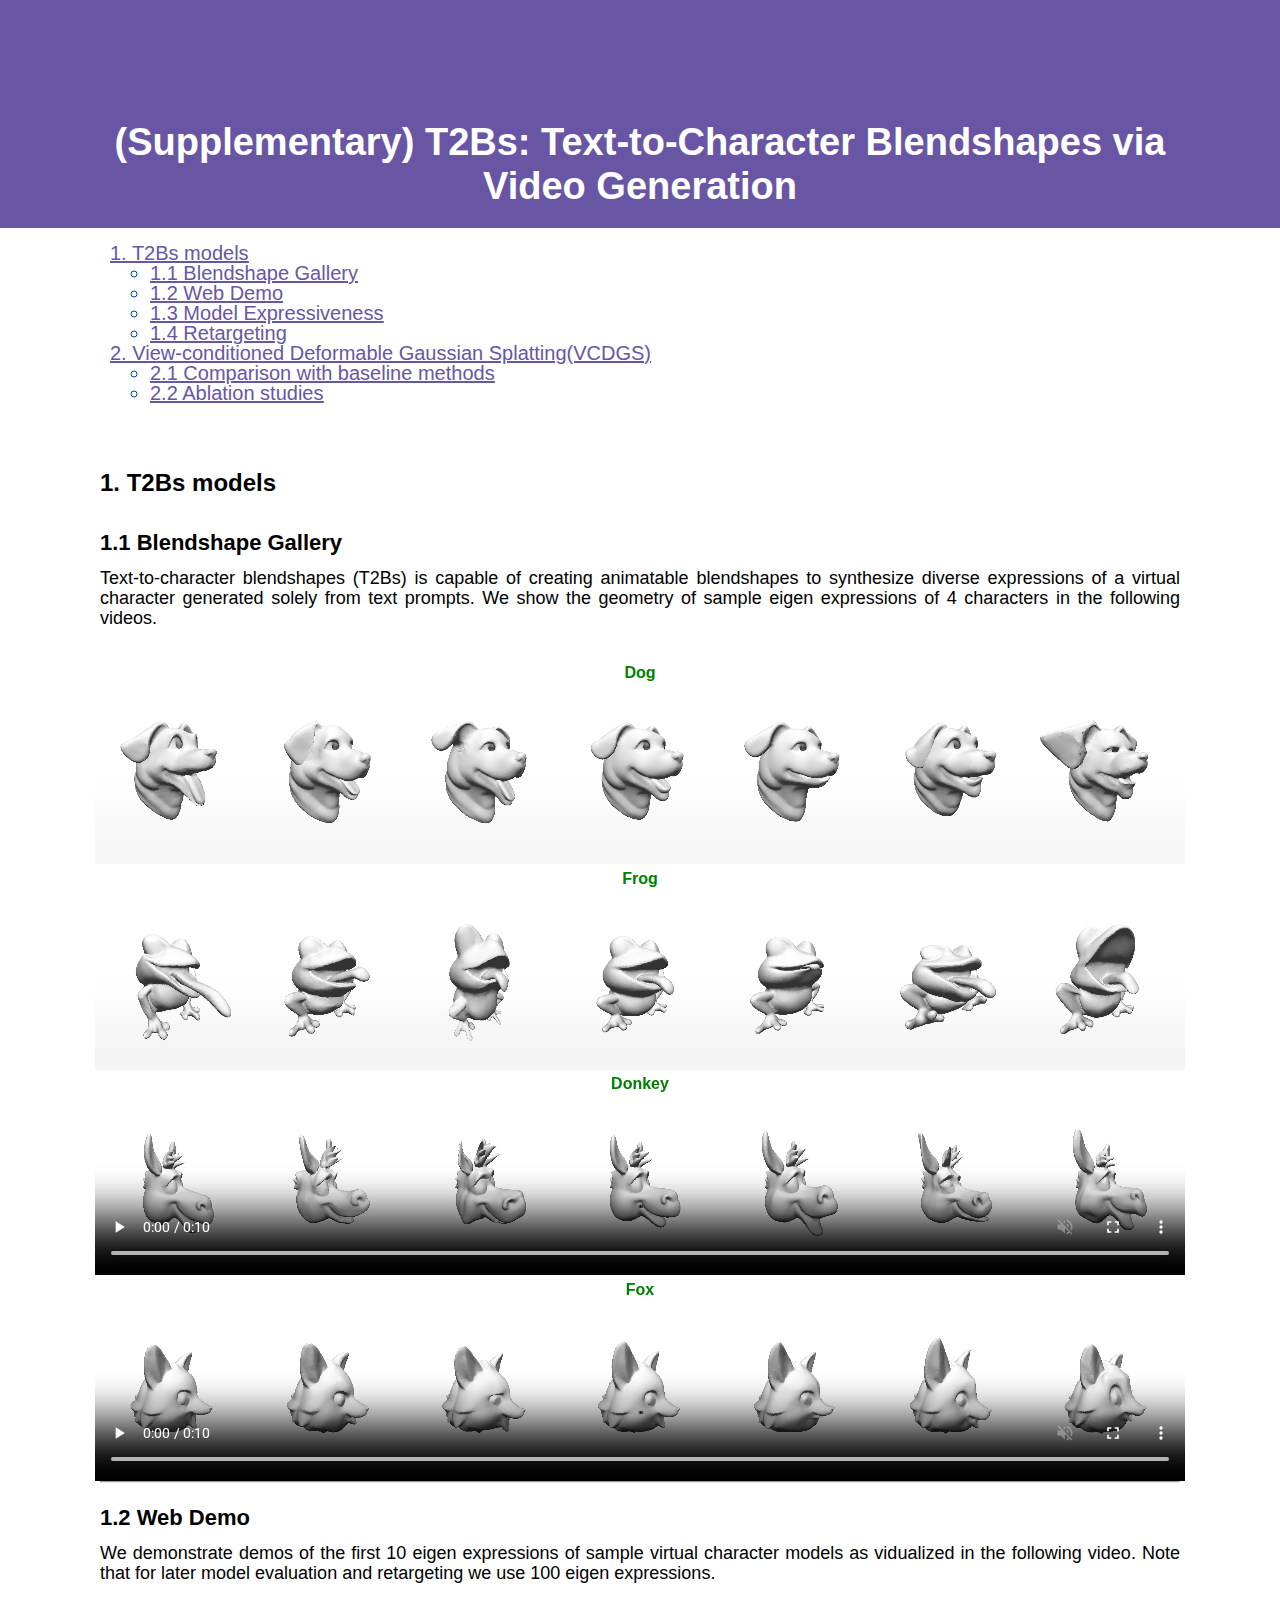
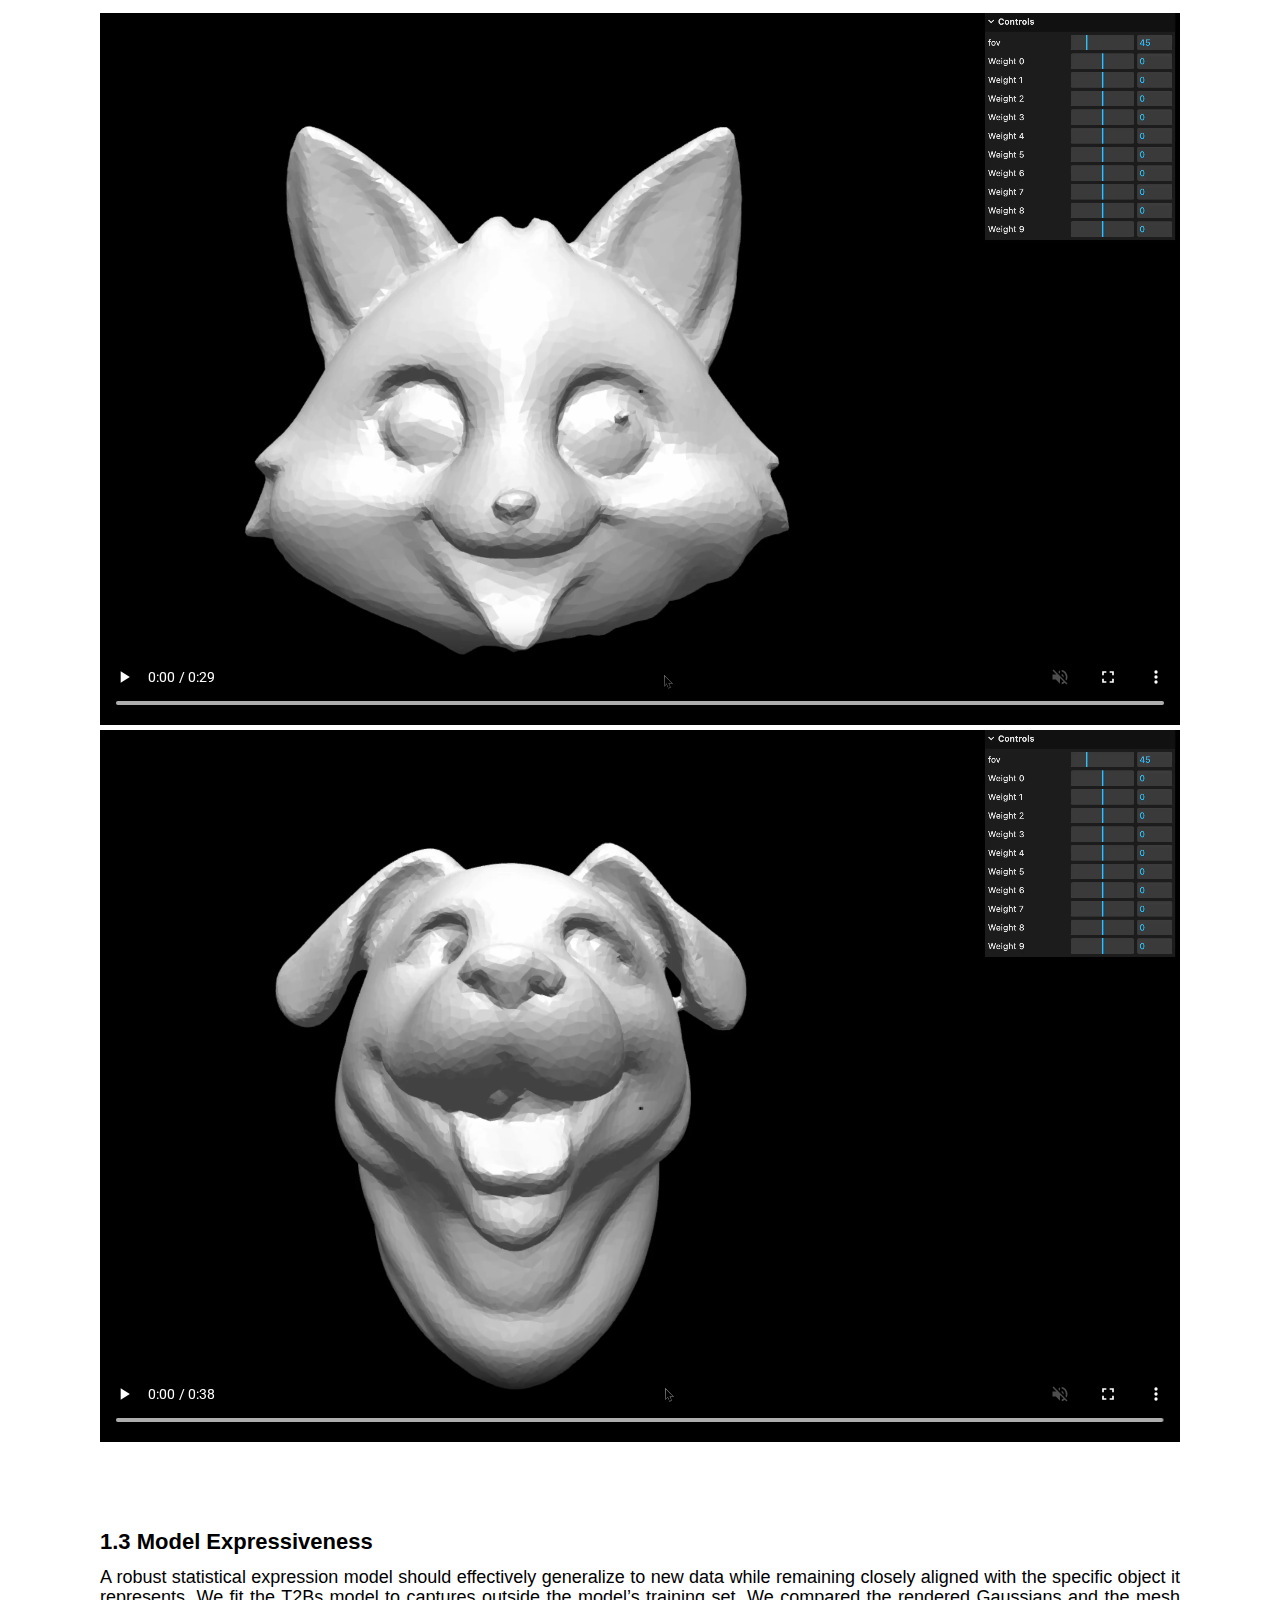
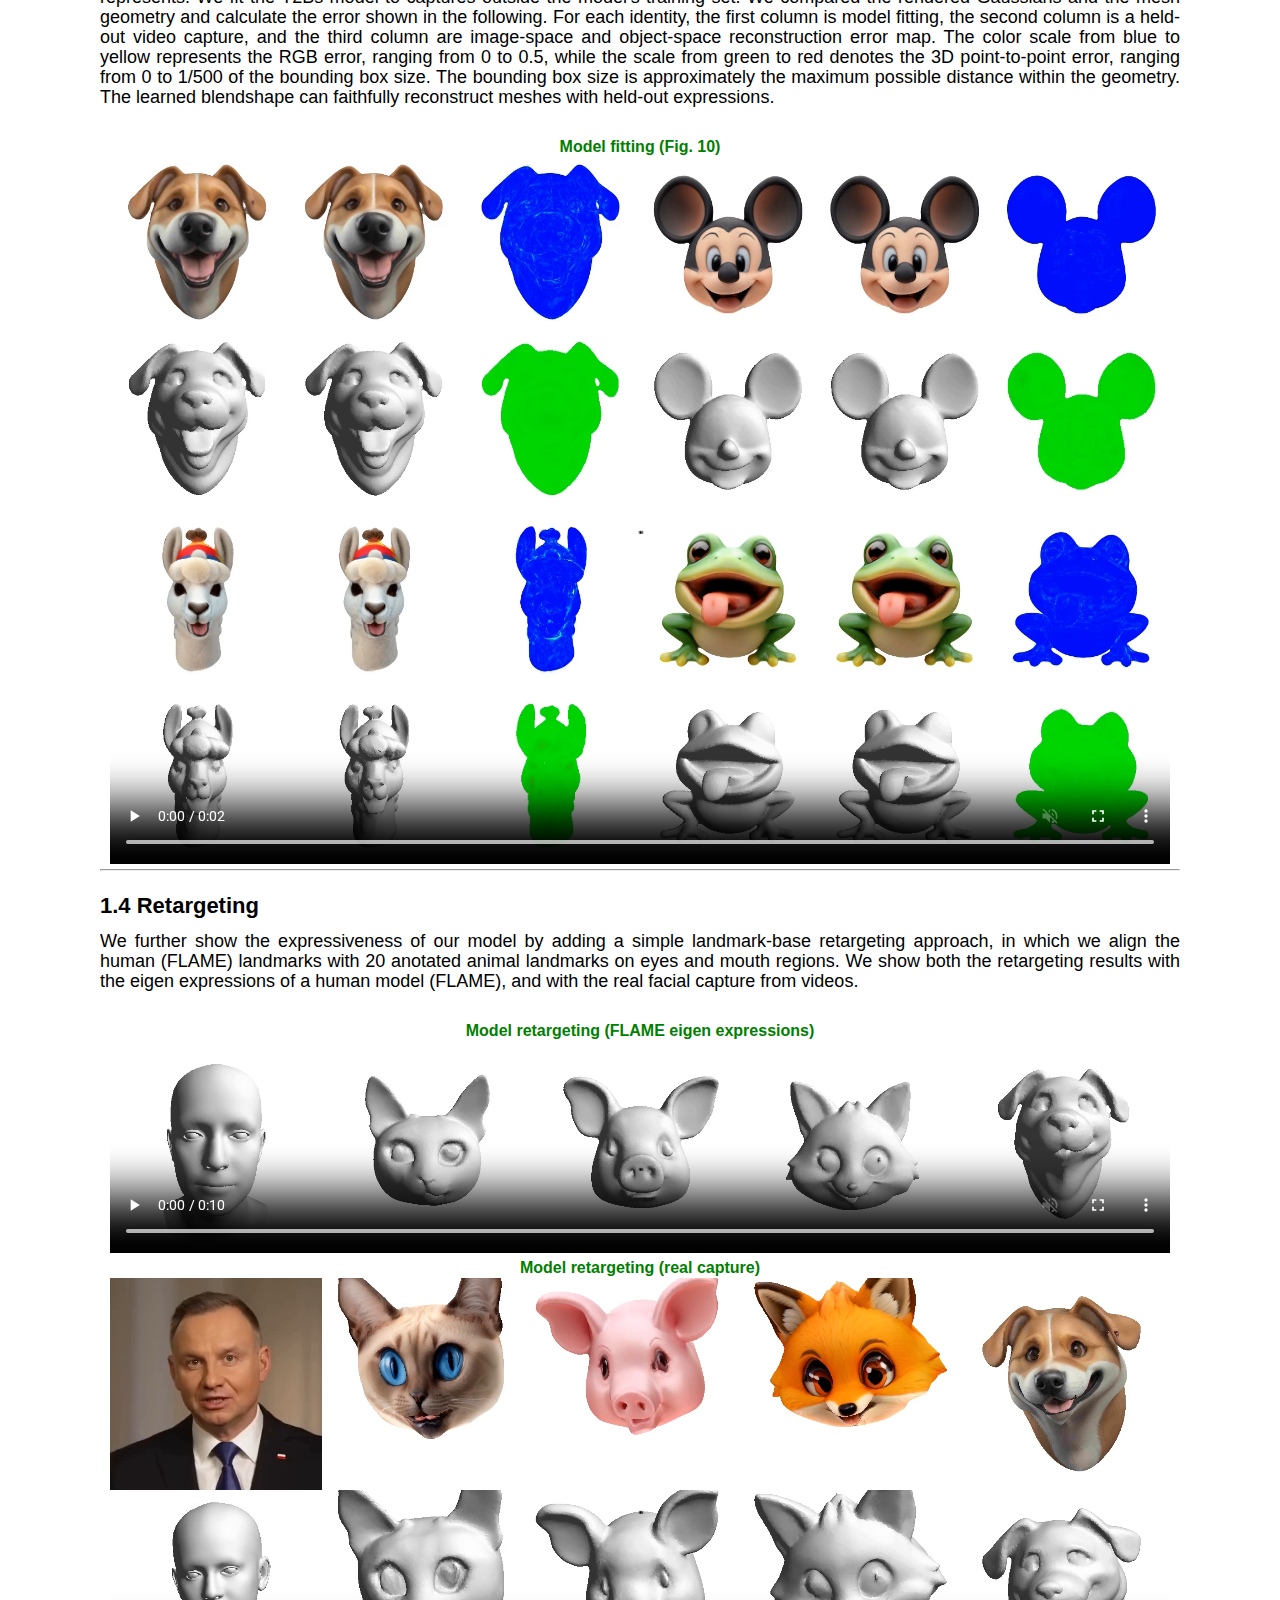
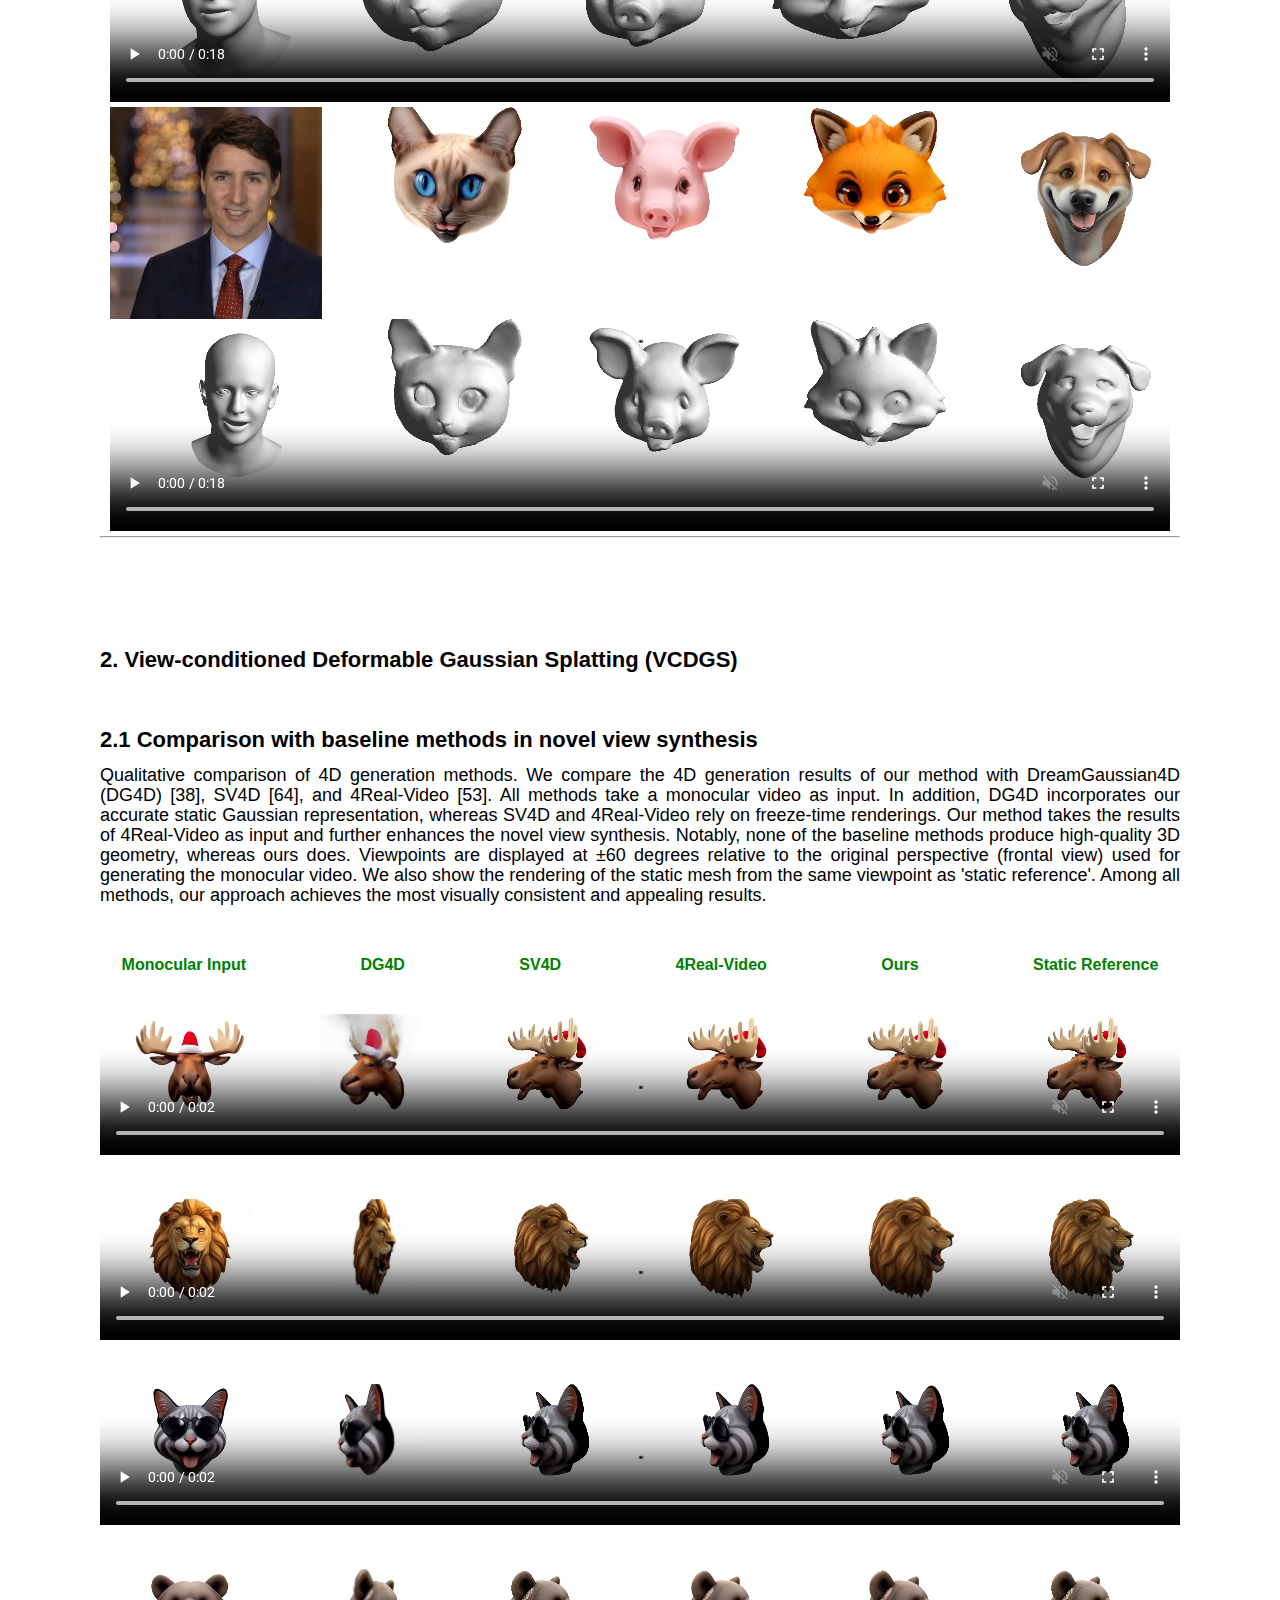
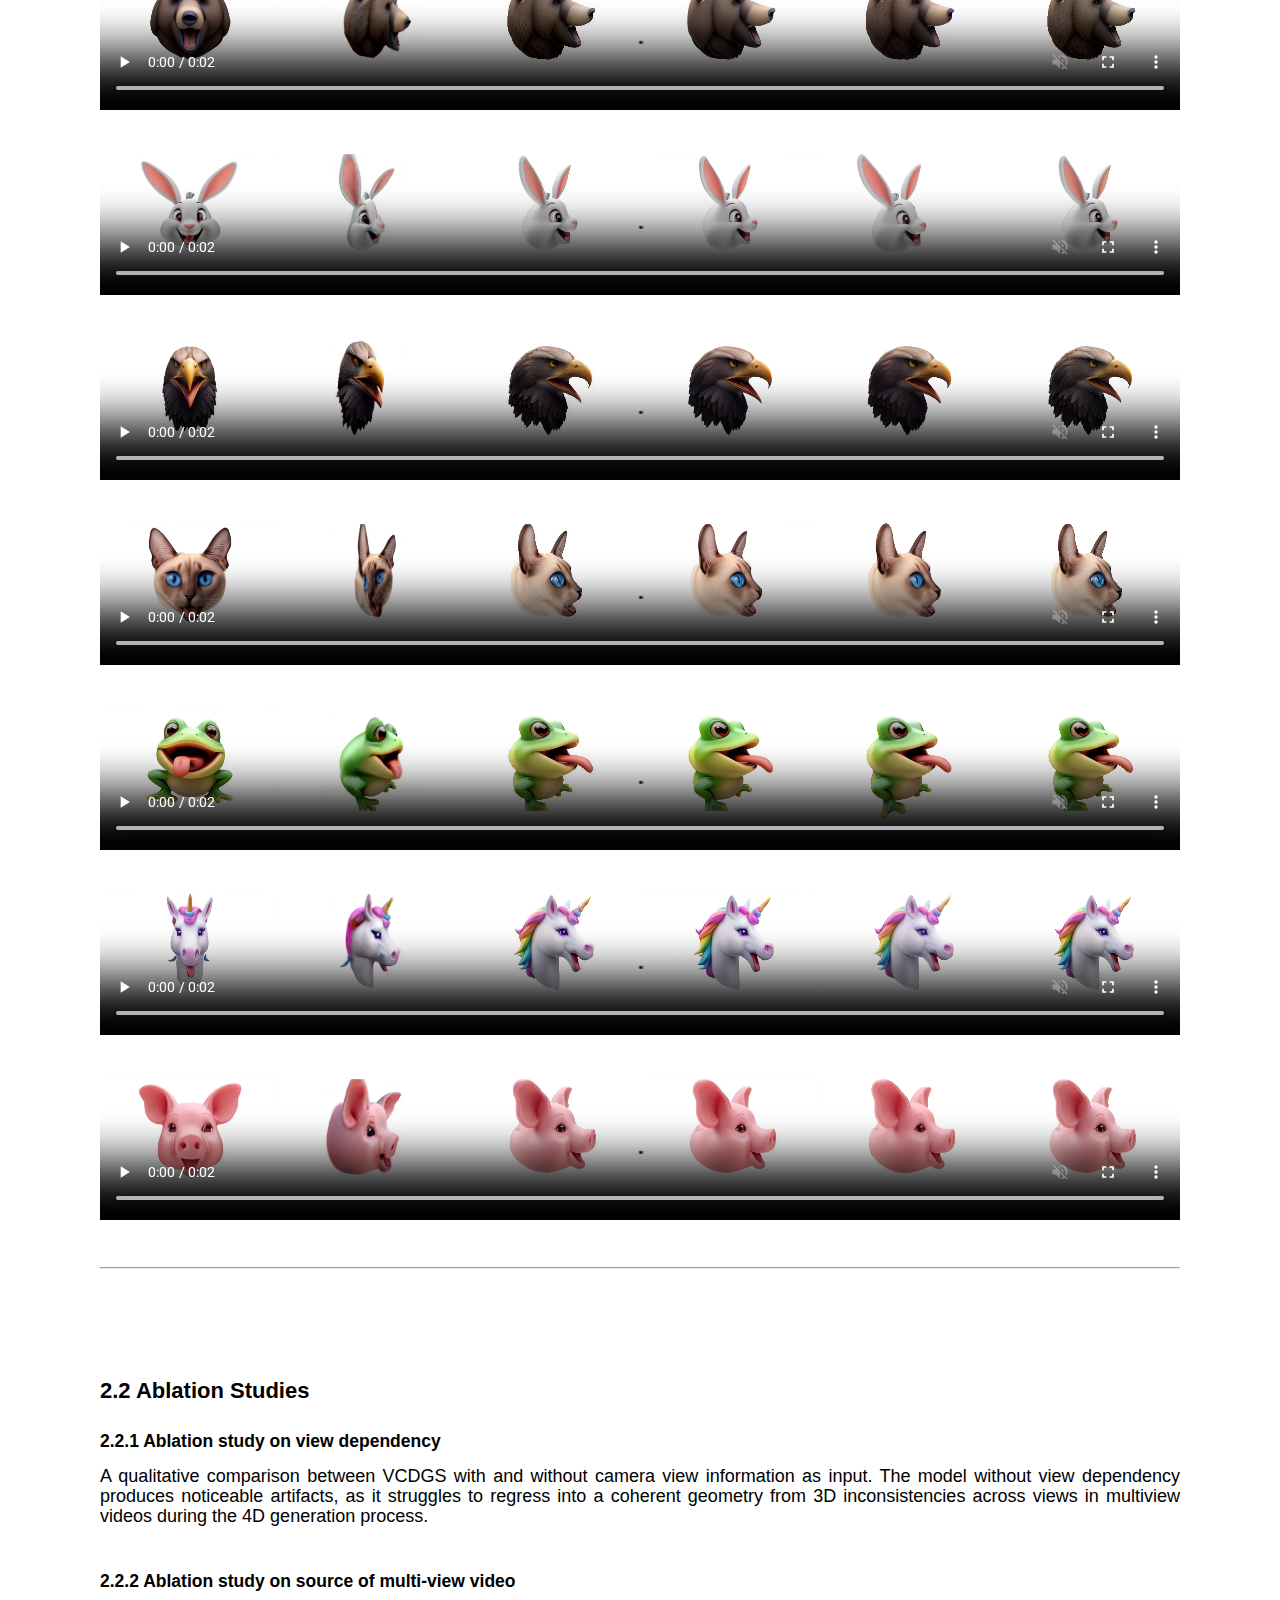
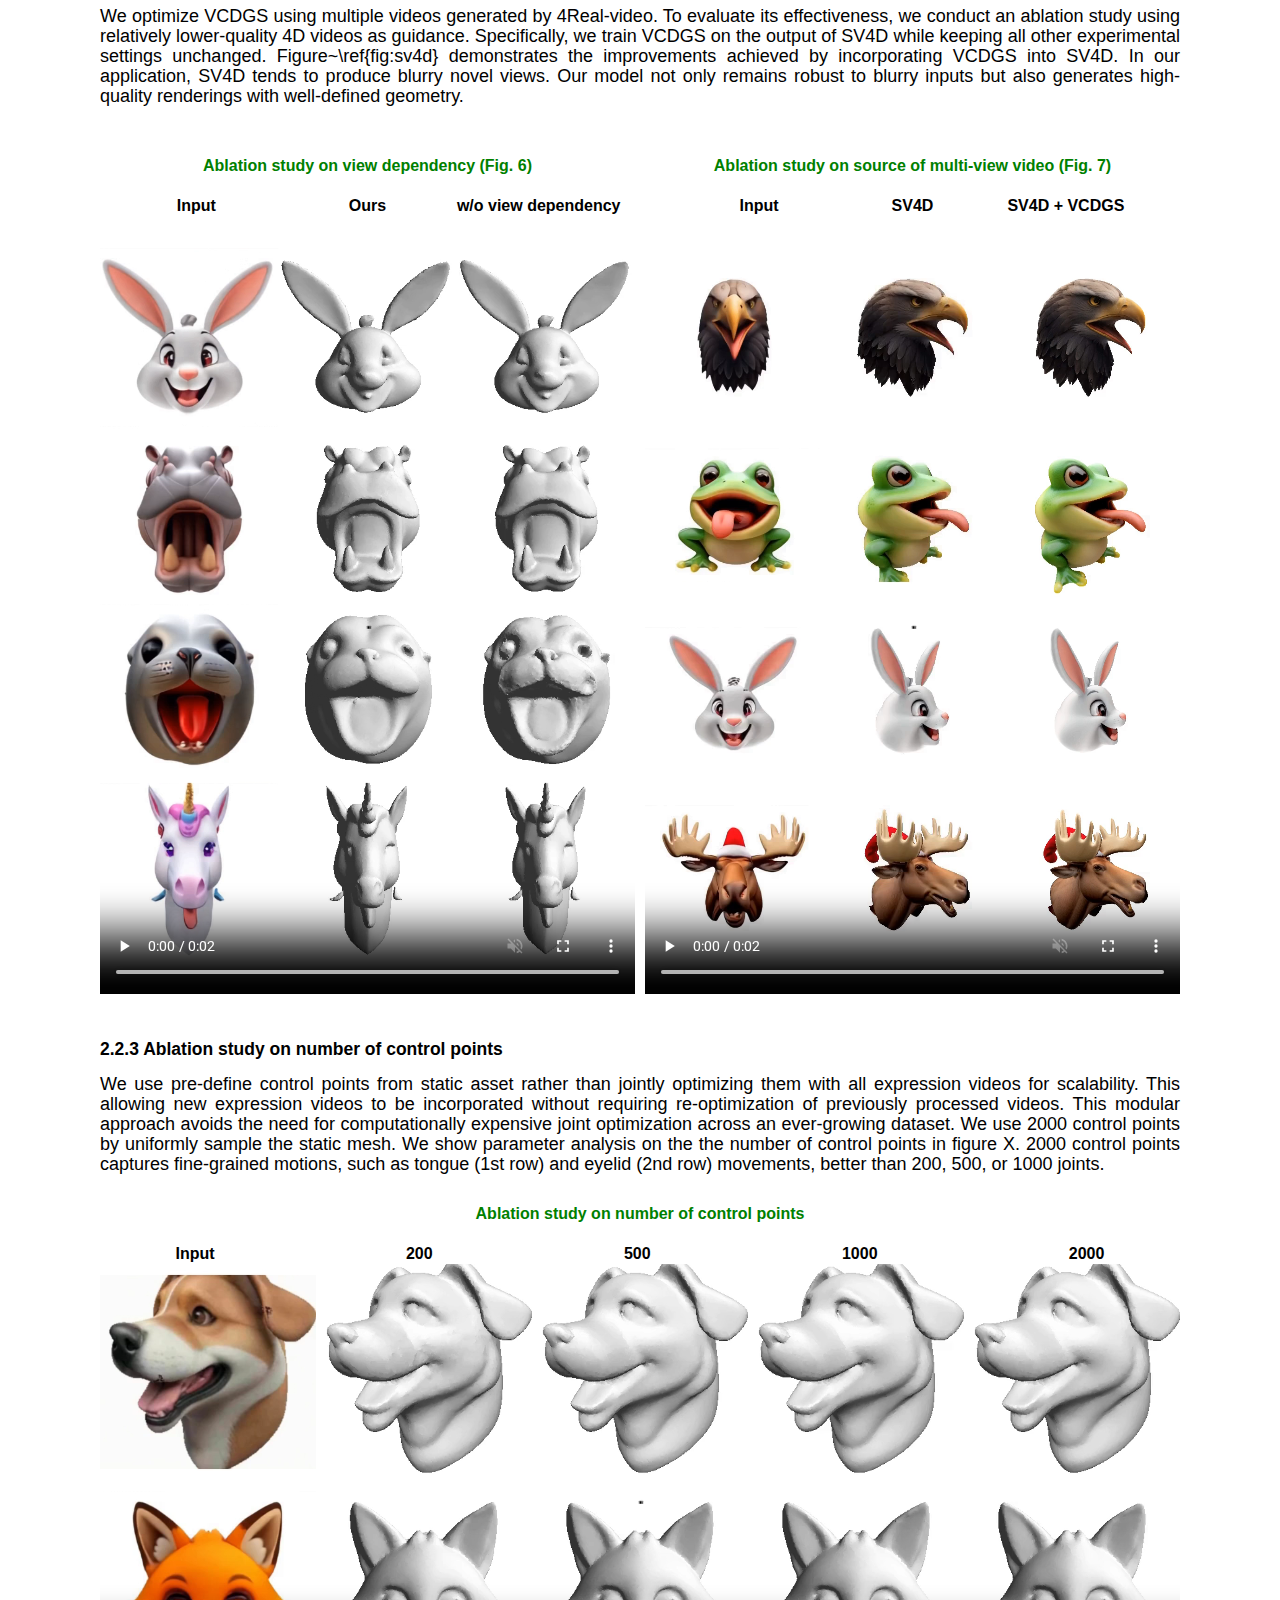
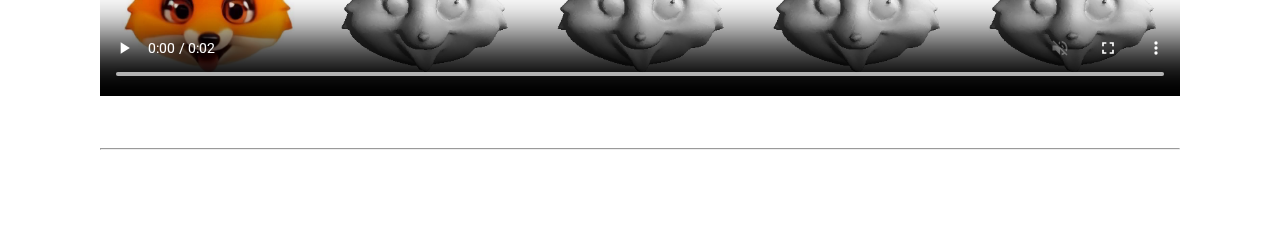
<file: supp.html>
<!DOCTYPE html>
<html data-wf-domain="" data-wf-page="596e65d120426e09785027f0" data-wf-site="596e65d120426e09785027eb" data-wf-status="1"
    class="w-mod-js wf-opensans-n3-active wf-opensans-n4-active wf-roboto-n4-active wf-opensans-i3-active wf-opensans-i4-active wf-opensans-n6-active wf-opensans-i6-active wf-opensans-n7-active wf-opensans-i7-active wf-opensans-n8-active wf-opensans-i8-active wf-roboto-n3-active wf-roboto-n5-active wf-active">

<head>
    <meta http-equiv="Content-Type" content="text/html; charset=UTF-8">

    <title>T2Bs</title>
    <meta content="width=device-width, initial-scale=1" name="viewport">
    <meta content="Webflow" name="generator">
    <link href="./files/supplemental.css" rel="stylesheet" type="text/css">
    <script src="./files/webfont.js" type="text/javascript"></script>
    <script type="text/javascript">
        WebFont.load({
            google: {
                families: ["Open Sans:300,300italic,400,400italic,600,600italic,700,700italic,800,800italic", "Roboto:300,regular,500"]
            }
        });
    </script>
    <script type="text/javascript">
        ! function (o, c) {
            var n = c.documentElement,
                t = " w-mod-";
            n.className += t + "js", ("ontouchstart" in o || o.DocumentTouch && c instanceof DocumentTouch) && (n.className += t + "touch")
        }(window, document);
    </script>
</head>


<body class="body">
    <div class="section">
        <div class="container-3 w-container">
            <h1 class="papertitle">(Supplementary) T2Bs: Text-to-Character Blendshapes via Video Generation</h1>
        </div>
    </div>

    <div class="section-2">
        <div class="container w-container">
            <ul role="list" class="list">

                <a href="#experiment_1">1. T2Bs models</a>
            </li>
            <ul role="list">
                <li>
                    <a href="#experiment_1_1">1.1 Blendshape Gallery</a>
                </li>
                <li>
                    <a href="#experiment_1_2">1.2 Web Demo</a>
                </li>
                <li>
                    <a href="#experiment_1_3">1.3 Model Expressiveness</a>
                </li>
                <li>
                    <a href="#experiment_1_4">1.4 Retargeting</a>
                </li>
            </ul>

                    <a href="#experiment_2_1">2. View-conditioned Deformable Gaussian Splatting(VCDGS)</a>
                    </li>
                    <ul role="list">
                        <li>
                            <a href="#experiment_2_1">2.1 Comparison with baseline methods</a>
                        </li>
                        <li>
                            <a href="#experiment_2_2">2.2 Ablation studies</a>
                        </li>
                        <!-- <li>
                            <a href="#experiment_1_4">2.3 Model fitting</a>
                        </li> -->
                    </ul>
                
            </ul>
        </div>
    </div>

    <div>
        <div class="container-2 w-container">
            <div class="container-2 w-container">
                <h3 id="experiment_1_1" class="experimenttitle">1. T2Bs models</h3>
            </div>
            <div class="w-container">
                <h3 id="experiment_1_1" class="subexperimenttitle">1.1 Blendshape Gallery</h3>
                <p class="paragraph">
                    Text-to-character blendshapes (T2Bs) is capable of creating animatable blendshapes to synthesize diverse expressions of a virtual character generated solely from text prompts. We show the geometry of sample eigen expressions of 4 characters in the following videos.<br><br>
                </p>

                <div class="videoresult w-row" style="display: flex; flex-wrap: nowrap; justify-content: space-between;">
                    <div class="w-col" style="flex: 1; padding: 5px;">
                        <center><span style="font-size: 12pt; color: green;"><b>Dog</b></span></center>
                        <video width="100%" height="100%" src="./files/video/gallary/dog.mp4" type="video/mp4" loop="true" autoplay="autoplay" controls muted></video>
                    </div>
                </div>

                <div class="videoresult w-row" style="display: flex; flex-wrap: nowrap; justify-content: space-between;">
                    <div class="w-col" style="flex: 1; padding: 5px;">
                        <center><span style="font-size: 12pt; color: green;"><b>Frog</b></span></center>
                        <video width="100%" height="100%" src="./files/video/gallary/frog.mp4" type="video/mp4" loop="true" autoplay="autoplay" controls muted></video>
                    </div>
                </div>

                <div class="videoresult w-row" style="display: flex; flex-wrap: nowrap; justify-content: space-between;">
                    <div class="w-col" style="flex: 1; padding: 5px;">
                        <center><span style="font-size: 12pt; color: green;"><b>Donkey</b></span></center>
                        <video width="100%" height="100%" src="./files/video/gallary/donkey.mp4" type="video/mp4" loop="true" autoplay="autoplay" controls muted></video>
                    </div>
                </div>

                <div class="videoresult w-row" style="display: flex; flex-wrap: nowrap; justify-content: space-between;">
                    <div class="w-col" style="flex: 1; padding: 5px;">
                        <center><span style="font-size: 12pt; color: green;"><b>Fox</b></span></center>
                        <video width="100%" height="100%" src="./files/video/gallary/fox.mp4" type="video/mp4" loop="true" autoplay="autoplay" controls muted></video>
                    </div>
                </div>

                <hr>


                <h3 id="experiment_1_2" class="subexperimenttitle">1.2 Web Demo</h3>

                <p class="paragraph">
                    We demonstrate demos of the first 10 eigen expressions of sample virtual character models as vidualized in the following video. Note that for later model evaluation and retargeting we use 100 eigen expressions.<br><br>
                </p>

                <video width="100%" height="100%" src="./files/video/demo_fox.mp4" type="video/mp4" loop="true" autoplay="autoplay" controls muted></video>
                <video width="100%" height="100%" src="./files/video/demo_dog.mp4" type="video/mp4" loop="true" autoplay="autoplay" controls muted></video>


            <br><br><br><br>

                <h3 id="experiment_1_3" class="subexperimenttitle">1.3 Model Expressiveness</h3>
                <p class="paragraph">
                    A robust statistical expression model should effectively generalize to new data while remaining closely aligned with the specific object it represents. We fit the T2Bs model to captures outside the model’s training set. We compared the rendered Gaussians and the mesh geometry and calculate the error shown in the following. For each identity, the first column is model fitting, the second column is a held-out video capture, and the third column are image-space and object-space reconstruction error map. The color scale from blue to yellow represents the RGB error, ranging from 0 to 0.5, while the scale from green to red denotes the 3D point-to-point error, ranging from 0 to 1/500 of the bounding box size. The bounding box size is approximately the maximum possible distance within the geometry. The learned blendshape can faithfully reconstruct meshes with held-out expressions.<br><br>
                </p>
                <div class="w-col">
                    <center><span style="font-size: 12pt; color: green;"><b>Model fitting (Fig. 10)</b></span></center>
                    <video width="100%" height="100%" src="./files/video/fig10.mp4" type="video/mp4" loop="true" autoplay="autoplay" controls muted></video>
                </div>

                <hr>


                <h3 id="experiment_1_4" class="subexperimenttitle">1.4 Retargeting</h3>
                <p class="paragraph">
                    We further show the expressiveness of our model by adding a simple landmark-base retargeting approach, in which we align the human (FLAME) landmarks with 20 anotated animal landmarks on eyes and mouth regions. We show both the retargeting results with the eigen expressions of a human model (FLAME), and with the real facial capture from videos.<br><br>
                </p>
                <div class="w-col">
                    <center><span style="font-size: 12pt; color: green;"><b>Model retargeting (FLAME eigen expressions)</b></span></center>
                    <video width="100%" height="100%" src="./files/video/fig6_.mp4" type="video/mp4" loop="true" autoplay="autoplay" controls muted></video>
                    <center><span style="font-size: 12pt; color: green;"><b>Model retargeting (real capture)</b></span></center>
                    <video width="100%" height="100%" src="./files/video/fig6_du.mp4" type="video/mp4" loop="true" autoplay="autoplay" controls muted></video>
                    <video width="100%" height="100%" src="./files/video/fig6_tr.mp4" type="video/mp4" loop="true" autoplay="autoplay" controls muted></video>
                </div>

                <hr>


            <br><br><br><br>

            <div class="w-container">
                <h3 id="experiment_2_1" class="subexperimenttitle">2. View-conditioned Deformable Gaussian Splatting (VCDGS)</h3>
                <br>
                <h3 id="experiment_2_1" class="subexperimenttitle">2.1 Comparison with baseline methods in novel view synthesis</h3>
                <p class="paragraph">
                    Qualitative comparison of 4D generation methods. We compare the 4D generation results of our method with DreamGaussian4D (DG4D) [38], SV4D [64], and 4Real-Video [53]. All methods take a monocular video as input. In addition, DG4D incorporates our accurate static Gaussian representation, whereas SV4D and 4Real-Video rely on freeze-time renderings. Our method takes the results of 4Real-Video as input and further enhances the novel view synthesis. Notably, none of the baseline methods produce high-quality 3D geometry, whereas ours does. Viewpoints are displayed at ±60 degrees relative to the original perspective (frontal view) used for generating the monocular video. We also show the rendering of the static mesh from the same viewpoint as 'static reference'. Among all methods, our approach achieves the most visually consistent and appealing results.<br><br>
                </p>
                <br>
                <div class="videoresult w-row">
                    <div class="w-col">
                        <div style="display: flex; justify-content: space-between; text-align: center; font-size: 12pt; color: green; font-weight: bold; margin: 0 2%; ">
                            <span>Monocular Input</span>
                            <span>DG4D</span>
                            <span>SV4D</span>
                            <span>4Real-Video</span>
                            <span>Ours</span>
                            <span>Static Reference</span>
                        </div>
                        <video width="100%" height="100%" src="./files/video/baseline/moose.mp4" type="video/mp4" loop="true" autoplay="autoplay" controls muted></video>
                        <video width="100%" height="100%" src="./files/video/baseline/lion.mp4" type="video/mp4" loop="true" autoplay="autoplay" controls muted></video>
                        <video width="100%" height="100%" src="./files/video/baseline/cat_1.mp4" type="video/mp4" loop="true" autoplay="autoplay" controls muted></video>
                        <video width="100%" height="100%" src="./files/video/baseline/bear.mp4" type="video/mp4" loop="true" autoplay="autoplay" controls muted></video>
                        <video width="100%" height="100%" src="./files/video/baseline/bunny.mp4" type="video/mp4" loop="true" autoplay="autoplay" controls muted></video>
                        <video width="100%" height="100%" src="./files/video/baseline/eagle.mp4" type="video/mp4" loop="true" autoplay="autoplay" controls muted></video>
                        <video width="100%" height="100%" src="./files/video/baseline/cat.mp4" type="video/mp4" loop="true" autoplay="autoplay" controls muted></video>
                        <video width="100%" height="100%" src="./files/video/baseline/frog.mp4" type="video/mp4" loop="true" autoplay="autoplay" controls muted></video>
                        <video width="100%" height="100%" src="./files/video/baseline/unicorn_2.mp4" type="video/mp4" loop="true" autoplay="autoplay" controls muted></video>
                        <video width="100%" height="100%" src="./files/video/baseline/pigly.mp4" type="video/mp4" loop="true" autoplay="autoplay" controls muted></video>
                    </div>
                </div>

                <br>

<!--                 <p class="paragraph">
                    <strong>We show more baseline comparison video <a href="more_baseline_comparison.html">here</a> with more than 200 examples.</strong><br><br>
                </p> -->




                <hr>
                
            <br><br><br><br>
                



    <div class="w-container">
                <h3 id="experiment_2_2" class="subexperimenttitle">2.2 Ablation Studies</h3>

                <h3 class="subexperimenttitle" style="font-size: 1.25em;">2.2.1 Ablation study on view dependency</h3>
                <p class="paragraph">
                    A qualitative comparison between VCDGS with and without camera view information as input. The model without view dependency produces noticeable artifacts, as it struggles to regress into a coherent geometry from 3D inconsistencies across views in multiview videos during the 4D generation process.<br><br>
                </p>

                <h3 class="subexperimenttitle" style="font-size: 1.25em;">2.2.2 Ablation study on source of multi-view video</h3>
                <p class="paragraph">
                    We optimize VCDGS using multiple videos generated by 4Real-video. To evaluate its effectiveness, we conduct an ablation study using relatively lower-quality 4D videos as guidance. Specifically, we train VCDGS on the output of SV4D while keeping all other experimental settings unchanged. Figure~\ref{fig:sv4d} demonstrates the improvements achieved by incorporating VCDGS into SV4D. In our application, SV4D tends to produce blurry novel views. Our model not only remains robust to blurry inputs but also generates high-quality renderings with well-defined geometry.<br><br>
                </p>
                
                <br>
                <div style="display: flex; gap: 10px;">
                    <!-- 1/3 width video -->
                    <div style="flex: 1;">
                        <center><span style="font-size: 12pt; color: green;"><b>Ablation study on view dependency (Fig. 6)</b></span></center>
                        <br>
                        <div style="display: flex; text-align: center; font-size: 12pt; color: black; font-weight: bold; margin: 0 2%;">
                            <span style="flex: 1; text-align: center;">Input</span>
                            <span style="flex: 1; text-align: center;">Ours</span>
                            <span style="flex: 1; text-align: center;">w/o view dependency</span>
                        </div>
                        <video width="100%" height="100%" src="./files/video/fig6.mp4" type="video/mp4" loop="true" autoplay="autoplay" controls muted></video>
                    </div>

                    <div style="flex: 1;">
                        <center><span style="font-size: 12pt; color: green;"><b>Ablation study on source of multi-view video (Fig. 7)</b></span></center>
                        <br>
                        <div style="display: flex; justify-content: space-between; text-align: center; font-size: 12pt; color: black; font-weight: bold; margin: 0 7%; ">
                            <span style="flex: 1; text-align: center;">Input</span>
                            <span style="flex: 1; text-align: center;">SV4D</span>
                            <span style="flex: 1; text-align: center;">SV4D + VCDGS</span>
                        </div>
                        <video width="100%" height="100%" src="./files/video/fig7.mp4" type="video/mp4" loop="true" autoplay="autoplay" controls muted></video>
                    </div>

                </div>

                <br><br><br><br>


                <h3 class="subexperimenttitle" style="font-size: 1.25em;">2.2.3 Ablation study on number of control points</h3>
                <p class="paragraph">
                    We use pre-define control points from static asset rather than jointly optimizing them with all expression videos for scalability. This allowing new expression videos to be incorporated without requiring re-optimization of previously processed videos. This modular approach avoids the need for computationally expensive joint optimization across an ever-growing dataset. We use 2000 control points by uniformly sample the static mesh. We show parameter analysis on the the number of control points in figure X.  2000 control points captures fine-grained motions, such as tongue (1st row) and eyelid (2nd row) movements, better than 200, 500, or 1000 joints.<br><br>
                </p>

                <div style="flex: 2;">
                    <center><span style="font-size: 12pt; color: green;"><b>Ablation study on number of control points</b></span></center>
                    <br>
                    <div style="display: flex; justify-content: space-between; text-align: center; font-size: 12pt; color: black; font-weight: bold; margin: 0 7%; ">
                        <span>Input</span>
                        <span>200</span>
                        <span>500</span>
                        <span>1000</span>
                        <span>2000</span>
                    </div>
                    <video width="100%" height="100%" src="./files/video/figx.mp4" type="video/mp4" loop="true" autoplay="autoplay" controls muted></video>
                </div>

                <br><br>

                <hr>

                <br><br><br><br>


    
                <!-- <p id="experiment_1_4" class="paragraph">
                    2.3 Morphable model fitting to the test set <br><br>
                </p>
                <div class="w-col">
                    <center><span style="font-size: 12pt; color: green;"><b>Model fitting (Fig. 10)</b></span></center>
                    <video width="100%" height="100%" src="./files/video/fig10.mp4" type="video/mp4" loop="true" autoplay="autoplay" controls muted></video>
                </div>

                <hr> -->
</file>
<file: files/supplemental.css>
/* Generated on: Tue Jul 14 2020 21:23:46 GMT+0000 (Coordinated Universal Time) */
/* ==========================================================================
   normalize.css v3.0.3 | MIT License | github.com/necolas/normalize.css 
   ========================================================================== */
/*! normalize.css v3.0.3 | MIT License | github.com/necolas/normalize.css */
html {
    font-family: sans-serif;
    -ms-text-size-adjust: 100%;
    -webkit-text-size-adjust: 100%
}

body {
    margin: 0
}

article,
aside,
details,
figcaption,
figure,
footer,
header,
hgroup,
main,
menu,
nav,
section,
summary {
    display: block
}

audio,
canvas,
progress,
video {
    display: inline-block;
    vertical-align: baseline
}

audio:not([controls]) {
    display: none;
    height: 0
}

[hidden],
template {
    display: none
}

a {
    background-color: transparent
}

a:active,
a:hover {
    outline: 0
}

abbr[title] {
    border-bottom: 1px dotted
}

b,
strong {
    font-weight: bold
}

dfn {
    font-style: italic
}

h1 {
    font-size: 2em;
    margin: .67em 0
}

mark {
    background: #ff0;
    color: #000
}

small {
    font-size: 80%
}

sub,
sup {
    font-size: 75%;
    line-height: 0;
    position: relative;
    vertical-align: baseline
}

sup {
    top: -0.5em
}

sub {
    bottom: -0.25em
}

img {
    border: 0
}

svg:not(:root) {
    overflow: hidden
}

figure {
    margin: 1em 40px
}

hr {
    box-sizing: content-box;
    height: 0
}

pre {
    overflow: auto
}

code,
kbd,
pre,
samp {
    font-family: monospace, monospace;
    font-size: 1em
}

button,
input,
optgroup,
select,
textarea {
    color: inherit;
    font: inherit;
    margin: 0
}

button {
    overflow: visible
}

button,
select {
    text-transform: none
}

button,
html input[type="button"],
input[type="reset"] {
    -webkit-appearance: button;
    cursor: pointer
}

button[disabled],
html input[disabled] {
    cursor: default
}

button::-moz-focus-inner,
input::-moz-focus-inner {
    border: 0;
    padding: 0
}

input {
    line-height: normal
}

input[type="checkbox"],
input[type="radio"] {
    box-sizing: border-box;
    padding: 0
}

input[type="number"]::-webkit-inner-spin-button,
input[type="number"]::-webkit-outer-spin-button {
    height: auto
}

input[type="search"] {
    -webkit-appearance: none
}

input[type="search"]::-webkit-search-cancel-button,
input[type="search"]::-webkit-search-decoration {
    -webkit-appearance: none
}

fieldset {
    border: 1px solid #c0c0c0;
    margin: 0 2px;
    padding: .35em .625em .75em
}

legend {
    border: 0;
    padding: 0
}

textarea {
    overflow: auto
}

optgroup {
    font-weight: bold
}

table {
    border-collapse: collapse;
    border-spacing: 0
}

td,
th {
    padding: 0
}

/* ==========================================================================
   Start of base Webflow CSS - If you're looking for some ultra-clean CSS, skip the boilerplate and see the unminified code below.
   ========================================================================== */
@font-face {
    font-family: 'webflow-icons';
    src: url("[data-uri]") format('truetype');
    font-weight: normal;
    font-style: normal
}

[class^="w-icon-"],
[class*=" w-icon-"] {
    font-family: 'webflow-icons' !important;
    speak: none;
    font-style: normal;
    font-weight: normal;
    font-variant: normal;
    text-transform: none;
    line-height: 1;
    -webkit-font-smoothing: antialiased;
    -moz-osx-font-smoothing: grayscale
}

.w-icon-slider-right:before {
    content: "\e600"
}

.w-icon-slider-left:before {
    content: "\e601"
}

.w-icon-nav-menu:before {
    content: "\e602"
}

.w-icon-arrow-down:before,
.w-icon-dropdown-toggle:before {
    content: "\e603"
}

.w-icon-file-upload-remove:before {
    content: "\e900"
}

.w-icon-file-upload-icon:before {
    content: "\e903"
}

* {
    -webkit-box-sizing: border-box;
    -moz-box-sizing: border-box;
    box-sizing: border-box
}

html {
    height: 100%
}

body {
    margin: 0;
    min-height: 100%;
    background-color: #fff;
    font-family: Arial, sans-serif;
    font-size: 14px;
    line-height: 20px;
    /* color: #333 */
}

img {
    max-width: 100%;
    vertical-align: middle;
    display: inline-block
}

html.w-mod-touch * {
    background-attachment: scroll !important
}

.w-block {
    display: block
}

.w-inline-block {
    max-width: 100%;
    display: inline-block
}

.w-clearfix:before,
.w-clearfix:after {
    content: " ";
    display: table;
    grid-column-start: 1;
    grid-row-start: 1;
    grid-column-end: 2;
    grid-row-end: 2
}

.w-clearfix:after {
    clear: both
}

.w-hidden {
    display: none
}

.w-button {
    display: inline-block;
    padding: 9px 15px;
    background-color: #3898EC;
    color: white;
    border: 0;
    line-height: inherit;
    text-decoration: none;
    cursor: pointer;
    border-radius: 0
}

input.w-button {
    -webkit-appearance: button
}

html[data-w-dynpage] [data-w-cloak] {
    color: transparent !important
}

.w-webflow-badge,
.w-webflow-badge * {
    position: static;
    left: auto;
    top: auto;
    right: auto;
    bottom: auto;
    z-index: auto;
    display: block;
    visibility: visible;
    overflow: visible;
    overflow-x: visible;
    overflow-y: visible;
    box-sizing: border-box;
    width: auto;
    height: auto;
    max-height: none;
    max-width: none;
    min-height: 0;
    min-width: 0;
    margin: 0;
    padding: 0;
    float: none;
    clear: none;
    border: 0 none transparent;
    border-radius: 0;
    background: none;
    background-image: none;
    background-position: 0 0;
    background-size: auto auto;
    background-repeat: repeat;
    background-origin: padding-box;
    background-clip: border-box;
    background-attachment: scroll;
    background-color: transparent;
    box-shadow: none;
    opacity: 1;
    transform: none;
    transition: none;
    direction: ltr;
    font-family: inherit;
    font-weight: inherit;
    color: inherit;
    font-size: inherit;
    line-height: inherit;
    font-style: inherit;
    font-variant: inherit;
    text-align: inherit;
    letter-spacing: inherit;
    text-decoration: inherit;
    text-indent: 0;
    text-transform: inherit;
    list-style-type: disc;
    text-shadow: none;
    font-smoothing: auto;
    vertical-align: baseline;
    cursor: inherit;
    white-space: inherit;
    word-break: normal;
    word-spacing: normal;
    word-wrap: normal
}

.w-webflow-badge {
    position: fixed !important;
    display: inline-block !important;
    visibility: visible !important;
    z-index: 2147483647 !important;
    top: auto !important;
    right: 12px !important;
    bottom: 12px !important;
    left: auto !important;
    color: #AAADB0 !important;
    background-color: #fff !important;
    border-radius: 3px !important;
    padding: 6px 8px 6px 6px !important;
    font-size: 12px !important;
    opacity: 1 !important;
    line-height: 14px !important;
    text-decoration: none !important;
    transform: none !important;
    margin: 0 !important;
    width: auto !important;
    height: auto !important;
    overflow: visible !important;
    white-space: nowrap;
    box-shadow: 0 0 0 1px rgba(0, 0, 0, 0.1), 0 1px 3px rgba(0, 0, 0, 0.1);
    cursor: pointer
}

.w-webflow-badge>img {
    display: inline-block !important;
    visibility: visible !important;
    opacity: 1 !important;
    vertical-align: middle !important
}

h1,
h2,
h3,
h4,
h5,
h6 {
    font-weight: bold;
    margin-bottom: 10px
}

h1 {
    font-size: 38px;
    line-height: 44px;
    margin-top: 20px
}

h2 {
    font-size: 32px;
    line-height: 36px;
    margin-top: 20px
}

h3 {
    font-size: 24px;
    line-height: 30px;
    margin-top: 20px
}

h4 {
    font-size: 18px;
    line-height: 24px;
    margin-top: 10px
}

h5 {
    font-size: 14px;
    line-height: 20px;
    margin-top: 10px
}

h6 {
    font-size: 12px;
    line-height: 18px;
    margin-top: 10px
}

p {
    margin-top: 0;
    margin-bottom: 10px
}

blockquote {
    margin: 0 0 10px 0;
    padding: 10px 20px;
    border-left: 5px solid #E2E2E2;
    font-size: 18px;
    line-height: 22px
}

figure {
    margin: 0;
    margin-bottom: 10px
}

figcaption {
    margin-top: 5px;
    text-align: center
}

ul,
ol {
    margin-top: 0;
    /* margin-bottom: 10px; */
    padding-left: 40px
}

.w-list-unstyled {
    padding-left: 0;
    list-style: none
}

.w-embed:before,
.w-embed:after {
    content: " ";
    display: table;
    grid-column-start: 1;
    grid-row-start: 1;
    grid-column-end: 2;
    grid-row-end: 2
}

.w-embed:after {
    clear: both
}

.w-video {
    width: 100%;
    position: relative;
    padding: 0
}

.w-video iframe,
.w-video object,
.w-video embed {
    position: absolute;
    top: 0;
    left: 0;
    width: 100%;
    height: 100%
}

fieldset {
    padding: 0;
    margin: 0;
    border: 0
}

button,
html input[type="button"],
input[type="reset"] {
    border: 0;
    cursor: pointer;
    -webkit-appearance: button
}

.w-form {
    margin: 0 0 15px
}

.w-form-done {
    display: none;
    padding: 20px;
    text-align: center;
    background-color: #dddddd
}

.w-form-fail {
    display: none;
    margin-top: 10px;
    padding: 10px;
    background-color: #ffdede
}

label {
    display: block;
    margin-bottom: 5px;
    font-weight: bold
}

.w-input,
.w-select {
    display: block;
    width: 100%;
    height: 38px;
    padding: 8px 12px;
    margin-bottom: 10px;
    font-size: 14px;
    line-height: 1.42857143;
    color: #333333;
    vertical-align: middle;
    background-color: #ffffff;
    border: 1px solid #cccccc
}

.w-input:-moz-placeholder,
.w-select:-moz-placeholder {
    color: #999
}

.w-input::-moz-placeholder,
.w-select::-moz-placeholder {
    color: #999;
    opacity: 1
}

.w-input:-ms-input-placeholder,
.w-select:-ms-input-placeholder {
    color: #999
}

.w-input::-webkit-input-placeholder,
.w-select::-webkit-input-placeholder {
    color: #999
}

.w-input:focus,
.w-select:focus {
    border-color: #3898EC;
    outline: 0
}

.w-input[disabled],
.w-select[disabled],
.w-input[readonly],
.w-select[readonly],
fieldset[disabled] .w-input,
fieldset[disabled] .w-select {
    cursor: not-allowed;
    background-color: #eeeeee
}

textarea.w-input,
textarea.w-select {
    height: auto
}

.w-select {
    background-color: #f3f3f3
}

.w-select[multiple] {
    height: auto
}

.w-form-label {
    display: inline-block;
    cursor: pointer;
    font-weight: normal;
    margin-bottom: 0
}

.w-radio {
    display: block;
    margin-bottom: 5px;
    padding-left: 20px
}

.w-radio:before,
.w-radio:after {
    content: " ";
    display: table;
    grid-column-start: 1;
    grid-row-start: 1;
    grid-column-end: 2;
    grid-row-end: 2
}

.w-radio:after {
    clear: both
}

.w-radio-input {
    margin: 4px 0 0;
    margin-top: 1px \9;
    line-height: normal;
    float: left;
    margin-left: -20px
}

.w-radio-input {
    margin-top: 3px
}

.w-file-upload {
    display: block;
    margin-bottom: 10px
}

.w-file-upload-input {
    width: .1px;
    height: .1px;
    opacity: 0;
    overflow: hidden;
    position: absolute;
    z-index: -100
}

.w-file-upload-default,
.w-file-upload-uploading,
.w-file-upload-success {
    display: inline-block;
    color: #333333
}

.w-file-upload-error {
    display: block;
    margin-top: 10px
}

.w-file-upload-default.w-hidden,
.w-file-upload-uploading.w-hidden,
.w-file-upload-error.w-hidden,
.w-file-upload-success.w-hidden {
    display: none
}

.w-file-upload-uploading-btn {
    display: flex;
    font-size: 14px;
    font-weight: normal;
    cursor: pointer;
    margin: 0;
    padding: 8px 12px;
    border: 1px solid #cccccc;
    background-color: #fafafa
}

.w-file-upload-file {
    display: flex;
    flex-grow: 1;
    justify-content: space-between;
    margin: 0;
    padding: 8px 9px 8px 11px;
    border: 1px solid #cccccc;
    background-color: #fafafa
}

.w-file-upload-file-name {
    font-size: 14px;
    font-weight: normal;
    display: block
}

.w-file-remove-link {
    margin-top: 3px;
    margin-left: 10px;
    width: auto;
    height: auto;
    padding: 3px;
    display: block;
    cursor: pointer
}

.w-icon-file-upload-remove {
    margin: auto;
    font-size: 10px
}

.w-file-upload-error-msg {
    display: inline-block;
    color: #ea384c;
    padding: 2px 0
}

.w-file-upload-info {
    display: inline-block;
    line-height: 38px;
    padding: 0 12px
}

.w-file-upload-label {
    display: inline-block;
    font-size: 14px;
    font-weight: normal;
    cursor: pointer;
    margin: 0;
    padding: 8px 12px;
    border: 1px solid #cccccc;
    background-color: #fafafa
}

.w-icon-file-upload-icon,
.w-icon-file-upload-uploading {
    display: inline-block;
    margin-right: 8px;
    width: 20px
}

.w-icon-file-upload-uploading {
    height: 20px
}

.w-container {
    margin-left: auto;
    margin-right: auto;
    max-width: 1080px
}

.w-container:before,
.w-container:after {
    content: " ";
    display: table;
    grid-column-start: 1;
    grid-row-start: 1;
    grid-column-end: 2;
    grid-row-end: 2
}

.w-container:after {
    clear: both
}

.w-container .w-row {
    margin-left: -10px;
    margin-right: -10px
}

.w-row:before,
.w-row:after {
    content: " ";
    display: table;
    grid-column-start: 1;
    grid-row-start: 1;
    grid-column-end: 2;
    grid-row-end: 2
}

.w-row:after {
    clear: both
}

.w-row .w-row {
    margin-left: 0;
    margin-right: 0
}

.w-col {
    position: relative;
    float: left;
    width: 100%;
    min-height: 1px;
    padding-left: 10px;
    padding-right: 10px
}

.w-col .w-col {
    padding-left: 0;
    padding-right: 0
}

.w-col-1 {
    width: 8.33333333%
}

.w-col-2 {
    width: 16.66666667%
}

.w-col-3 {
    width: 25%
}

.w-col-4 {
    width: 33.33333333%
}

.w-col-5 {
    width: 41.66666667%
}

.w-col-6 {
    width: 50%
}

.w-col-7 {
    width: 58.33333333%
}

.w-col-8 {
    width: 66.66666667%
}

.w-col-9 {
    width: 75%
}

.w-col-10 {
    width: 83.33333333%
}

.w-col-11 {
    width: 91.66666667%
}

.w-col-12 {
    width: 100%
}

.w-hidden-main {
    display: none !important
}

@media screen and (max-width:991px) {
    .w-container {
        max-width: 728px
    }

    .w-hidden-main {
        display: inherit !important
    }

    .w-hidden-medium {
        display: none !important
    }

    .w-col-medium-1 {
        width: 8.33333333%
    }

    .w-col-medium-2 {
        width: 16.66666667%
    }

    .w-col-medium-3 {
        width: 25%
    }

    .w-col-medium-4 {
        width: 33.33333333%
    }

    .w-col-medium-5 {
        width: 41.66666667%
    }

    .w-col-medium-6 {
        width: 50%
    }

    .w-col-medium-7 {
        width: 58.33333333%
    }

    .w-col-medium-8 {
        width: 66.66666667%
    }

    .w-col-medium-9 {
        width: 75%
    }

    .w-col-medium-10 {
        width: 83.33333333%
    }

    .w-col-medium-11 {
        width: 91.66666667%
    }

    .w-col-medium-12 {
        width: 100%
    }

    .w-col-stack {
        width: 100%;
        left: auto;
        right: auto
    }
}

@media screen and (max-width:767px) {
    .w-hidden-main {
        display: inherit !important
    }

    .w-hidden-medium {
        display: inherit !important
    }

    .w-hidden-small {
        display: none !important
    }

    .w-row,
    .w-container .w-row {
        margin-left: 0;
        margin-right: 0
    }

    .w-col {
        width: 100%;
        left: auto;
        right: auto
    }

    .w-col-small-1 {
        width: 8.33333333%
    }

    .w-col-small-2 {
        width: 16.66666667%
    }

    .w-col-small-3 {
        width: 25%
    }

    .w-col-small-4 {
        width: 33.33333333%
    }

    .w-col-small-5 {
        width: 41.66666667%
    }

    .w-col-small-6 {
        width: 50%
    }

    .w-col-small-7 {
        width: 58.33333333%
    }

    .w-col-small-8 {
        width: 66.66666667%
    }

    .w-col-small-9 {
        width: 75%
    }

    .w-col-small-10 {
        width: 83.33333333%
    }

    .w-col-small-11 {
        width: 91.66666667%
    }

    .w-col-small-12 {
        width: 100%
    }
}

@media screen and (max-width:479px) {
    .w-container {
        max-width: none
    }

    .w-hidden-main {
        display: inherit !important
    }

    .w-hidden-medium {
        display: inherit !important
    }

    .w-hidden-small {
        display: inherit !important
    }

    .w-hidden-tiny {
        display: none !important
    }

    .w-col {
        width: 100%
    }

    .w-col-tiny-1 {
        width: 8.33333333%
    }

    .w-col-tiny-2 {
        width: 16.66666667%
    }

    .w-col-tiny-3 {
        width: 25%
    }

    .w-col-tiny-4 {
        width: 33.33333333%
    }

    .w-col-tiny-5 {
        width: 41.66666667%
    }

    .w-col-tiny-6 {
        width: 50%
    }

    .w-col-tiny-7 {
        width: 58.33333333%
    }

    .w-col-tiny-8 {
        width: 66.66666667%
    }

    .w-col-tiny-9 {
        width: 75%
    }

    .w-col-tiny-10 {
        width: 83.33333333%
    }

    .w-col-tiny-11 {
        width: 91.66666667%
    }

    .w-col-tiny-12 {
        width: 100%
    }
}

.w-widget {
    position: relative
}

.w-widget-map {
    width: 100%;
    height: 400px
}

.w-widget-map label {
    width: auto;
    display: inline
}

.w-widget-map img {
    max-width: inherit
}

.w-widget-map .gm-style-iw {
    text-align: center
}

.w-widget-map .gm-style-iw>button {
    display: none !important
}

.w-widget-twitter {
    overflow: hidden
}

.w-widget-twitter-count-shim {
    display: inline-block;
    vertical-align: top;
    position: relative;
    width: 28px;
    height: 20px;
    text-align: center;
    background: white;
    border: #758696 solid 1px;
    border-radius: 3px
}

.w-widget-twitter-count-shim * {
    pointer-events: none;
    -webkit-user-select: none;
    -moz-user-select: none;
    -ms-user-select: none;
    user-select: none
}

.w-widget-twitter-count-shim .w-widget-twitter-count-inner {
    position: relative;
    font-size: 15px;
    line-height: 12px;
    text-align: center;
    color: #999;
    font-family: serif
}

.w-widget-twitter-count-shim .w-widget-twitter-count-clear {
    position: relative;
    display: block
}

.w-widget-twitter-count-shim.w--large {
    width: 36px;
    height: 28px
}

.w-widget-twitter-count-shim.w--large .w-widget-twitter-count-inner {
    font-size: 18px;
    line-height: 18px
}

.w-widget-twitter-count-shim:not(.w--vertical) {
    margin-left: 5px;
    margin-right: 8px
}

.w-widget-twitter-count-shim:not(.w--vertical).w--large {
    margin-left: 6px
}

.w-widget-twitter-count-shim:not(.w--vertical):before,
.w-widget-twitter-count-shim:not(.w--vertical):after {
    top: 50%;
    left: 0;
    border: solid transparent;
    content: " ";
    height: 0;
    width: 0;
    position: absolute;
    pointer-events: none
}

.w-widget-twitter-count-shim:not(.w--vertical):before {
    border-color: rgba(117, 134, 150, 0);
    border-right-color: #5d6c7b;
    border-width: 4px;
    margin-left: -9px;
    margin-top: -4px
}

.w-widget-twitter-count-shim:not(.w--vertical).w--large:before {
    border-width: 5px;
    margin-left: -10px;
    margin-top: -5px
}

.w-widget-twitter-count-shim:not(.w--vertical):after {
    border-color: rgba(255, 255, 255, 0);
    border-right-color: white;
    border-width: 4px;
    margin-left: -8px;
    margin-top: -4px
}

.w-widget-twitter-count-shim:not(.w--vertical).w--large:after {
    border-width: 5px;
    margin-left: -9px;
    margin-top: -5px
}

.w-widget-twitter-count-shim.w--vertical {
    width: 61px;
    height: 33px;
    margin-bottom: 8px
}

.w-widget-twitter-count-shim.w--vertical:before,
.w-widget-twitter-count-shim.w--vertical:after {
    top: 100%;
    left: 50%;
    border: solid transparent;
    content: " ";
    height: 0;
    width: 0;
    position: absolute;
    pointer-events: none
}

.w-widget-twitter-count-shim.w--vertical:before {
    border-color: rgba(117, 134, 150, 0);
    border-top-color: #5d6c7b;
    border-width: 5px;
    margin-left: -5px
}

.w-widget-twitter-count-shim.w--vertical:after {
    border-color: rgba(255, 255, 255, 0);
    border-top-color: white;
    border-width: 4px;
    margin-left: -4px
}

.w-widget-twitter-count-shim.w--vertical .w-widget-twitter-count-inner {
    font-size: 18px;
    line-height: 22px
}

.w-widget-twitter-count-shim.w--vertical.w--large {
    width: 76px
}

.w-widget-gplus {
    overflow: hidden
}

.w-background-video {
    position: relative;
    overflow: hidden;
    height: 500px;
    color: white
}

.w-background-video>video {
    background-size: cover;
    background-position: 50% 50%;
    position: absolute;
    margin: auto;
    width: 100%;
    height: 100%;
    right: -100%;
    bottom: -100%;
    top: -100%;
    left: -100%;
    object-fit: cover;
    z-index: -100
}

.w-background-video>video::-webkit-media-controls-start-playback-button {
    display: none !important;
    -webkit-appearance: none
}

.w-slider {
    position: relative;
    height: 300px;
    text-align: center;
    background: #dddddd;
    clear: both;
    -webkit-tap-highlight-color: rgba(0, 0, 0, 0);
    tap-highlight-color: rgba(0, 0, 0, 0)
}

.w-slider-mask {
    position: relative;
    display: block;
    overflow: hidden;
    z-index: 1;
    left: 0;
    right: 0;
    height: 100%;
    white-space: nowrap
}

.w-slide {
    position: relative;
    display: inline-block;
    vertical-align: top;
    width: 100%;
    height: 100%;
    white-space: normal;
    text-align: left
}

.w-slider-nav {
    position: absolute;
    z-index: 2;
    top: auto;
    right: 0;
    bottom: 0;
    left: 0;
    margin: auto;
    padding-top: 10px;
    height: 40px;
    text-align: center;
    -webkit-tap-highlight-color: rgba(0, 0, 0, 0);
    tap-highlight-color: rgba(0, 0, 0, 0)
}

.w-slider-nav.w-round>div {
    border-radius: 100%
}

.w-slider-nav.w-num>div {
    width: auto;
    height: auto;
    padding: .2em .5em;
    font-size: inherit;
    line-height: inherit
}

.w-slider-nav.w-shadow>div {
    box-shadow: 0 0 3px rgba(51, 51, 51, 0.4)
}

.w-slider-nav-invert {
    color: #fff
}

.w-slider-nav-invert>div {
    background-color: rgba(34, 34, 34, 0.4)
}

.w-slider-nav-invert>div.w-active {
    background-color: #222
}

.w-slider-dot {
    position: relative;
    display: inline-block;
    width: 1em;
    height: 1em;
    background-color: rgba(255, 255, 255, 0.4);
    cursor: pointer;
    margin: 0 3px .5em;
    transition: background-color 100ms, color 100ms
}

.w-slider-dot.w-active {
    background-color: #fff
}

.w-slider-arrow-left,
.w-slider-arrow-right {
    position: absolute;
    width: 80px;
    top: 0;
    right: 0;
    bottom: 0;
    left: 0;
    margin: auto;
    cursor: pointer;
    overflow: hidden;
    color: white;
    font-size: 40px;
    -webkit-tap-highlight-color: rgba(0, 0, 0, 0);
    tap-highlight-color: rgba(0, 0, 0, 0);
    -webkit-user-select: none;
    -moz-user-select: none;
    -ms-user-select: none;
    user-select: none
}

.w-slider-arrow-left [class^="w-icon-"],
.w-slider-arrow-right [class^="w-icon-"],
.w-slider-arrow-left [class*=" w-icon-"],
.w-slider-arrow-right [class*=" w-icon-"] {
    position: absolute
}

.w-slider-arrow-left {
    z-index: 3;
    right: auto
}

.w-slider-arrow-right {
    z-index: 4;
    left: auto
}

.w-icon-slider-left,
.w-icon-slider-right {
    top: 0;
    right: 0;
    bottom: 0;
    left: 0;
    margin: auto;
    width: 1em;
    height: 1em
}

.w-dropdown {
    display: inline-block;
    position: relative;
    text-align: left;
    margin-left: auto;
    margin-right: auto;
    z-index: 900
}

.w-dropdown-btn,
.w-dropdown-toggle,
.w-dropdown-link {
    position: relative;
    vertical-align: top;
    text-decoration: none;
    color: #222222;
    padding: 20px;
    text-align: left;
    margin-left: auto;
    margin-right: auto;
    white-space: nowrap
}

.w-dropdown-toggle {
    -webkit-user-select: none;
    -moz-user-select: none;
    -ms-user-select: none;
    user-select: none;
    display: inline-block;
    cursor: pointer;
    padding-right: 40px
}

.w-dropdown-toggle:focus {
    outline: 0
}

.w-icon-dropdown-toggle {
    position: absolute;
    top: 0;
    right: 0;
    bottom: 0;
    margin: auto;
    margin-right: 20px;
    width: 1em;
    height: 1em
}

.w-dropdown-list {
    position: absolute;
    background: #dddddd;
    display: none;
    min-width: 100%
}

.w-dropdown-list.w--open {
    display: block
}

.w-dropdown-link {
    padding: 10px 20px;
    display: block;
    color: #222222
}

.w-dropdown-link.w--current {
    color: #0082f3
}

.w-dropdown-link:focus {
    outline: 0
}

@media screen and (max-width:767px) {
    .w-nav-brand {
        padding-left: 10px
    }
}

.w-lightbox-backdrop {
    color: #000;
    cursor: auto;
    font-family: serif;
    font-size: medium;
    font-style: normal;
    font-variant: normal;
    font-weight: normal;
    letter-spacing: normal;
    line-height: normal;
    list-style: disc;
    text-align: start;
    text-indent: 0;
    text-shadow: none;
    text-transform: none;
    visibility: visible;
    white-space: normal;
    word-break: normal;
    word-spacing: normal;
    word-wrap: normal;
    position: fixed;
    top: 0;
    right: 0;
    bottom: 0;
    left: 0;
    color: #fff;
    font-family: "Helvetica Neue", Helvetica, Ubuntu, "Segoe UI", Verdana, sans-serif;
    font-size: 17px;
    line-height: 1.2;
    font-weight: 300;
    text-align: center;
    background: rgba(0, 0, 0, 0.9);
    z-index: 2000;
    outline: 0;
    opacity: 0;
    -webkit-user-select: none;
    -moz-user-select: none;
    -ms-user-select: none;
    -webkit-tap-highlight-color: transparent;
    -webkit-transform: translate(0, 0)
}

.w-lightbox-backdrop,
.w-lightbox-container {
    height: 100%;
    overflow: auto;
    -webkit-overflow-scrolling: touch
}

.w-lightbox-content {
    position: relative;
    height: 100vh;
    overflow: hidden
}

.w-lightbox-view {
    position: absolute;
    width: 100vw;
    height: 100vh;
    opacity: 0
}

.w-lightbox-view:before {
    content: "";
    height: 100vh
}

.w-lightbox-group,
.w-lightbox-group .w-lightbox-view,
.w-lightbox-group .w-lightbox-view:before {
    height: 86vh
}

.w-lightbox-frame,
.w-lightbox-view:before {
    display: inline-block;
    vertical-align: middle
}

.w-lightbox-figure {
    position: relative;
    margin: 0
}

.w-lightbox-group .w-lightbox-figure {
    cursor: pointer
}

.w-lightbox-img {
    width: auto;
    height: auto;
    max-width: none
}

.w-lightbox-image {
    display: block;
    float: none;
    max-width: 100vw;
    max-height: 100vh
}

.w-lightbox-group .w-lightbox-image {
    max-height: 86vh
}

.w-lightbox-caption {
    position: absolute;
    right: 0;
    bottom: 0;
    left: 0;
    padding: .5em 1em;
    background: rgba(0, 0, 0, 0.4);
    text-align: left;
    text-overflow: ellipsis;
    white-space: nowrap;
    overflow: hidden
}

.w-lightbox-embed {
    position: absolute;
    top: 0;
    right: 0;
    bottom: 0;
    left: 0;
    width: 100%;
    height: 100%
}

.w-lightbox-control {
    position: absolute;
    top: 0;
    width: 4em;
    background-size: 24px;
    background-repeat: no-repeat;
    background-position: center;
    cursor: pointer;
    -webkit-transition: all .3s;
    transition: all .3s
}

.w-lightbox-left {
    display: none;
    bottom: 0;
    left: 0;
    background-image: url("[data-uri]")
}

.w-lightbox-right {
    display: none;
    right: 0;
    bottom: 0;
    background-image: url("[data-uri]")
}

.w-lightbox-close {
    right: 0;
    height: 2.6em;
    background-image: url("[data-uri]");
    background-size: 18px
}

.w-lightbox-strip {
    position: absolute;
    bottom: 0;
    left: 0;
    right: 0;
    padding: 0 1vh;
    line-height: 0;
    white-space: nowrap;
    overflow-x: auto;
    overflow-y: hidden
}

.w-lightbox-item {
    display: inline-block;
    width: 10vh;
    padding: 2vh 1vh;
    box-sizing: content-box;
    cursor: pointer;
    -webkit-transform: translate3d(0, 0, 0)
}

.w-lightbox-active {
    opacity: .3
}

.w-lightbox-thumbnail {
    position: relative;
    height: 10vh;
    background: #222;
    overflow: hidden
}

.w-lightbox-thumbnail-image {
    position: absolute;
    top: 0;
    left: 0
}

.w-lightbox-thumbnail .w-lightbox-tall {
    top: 50%;
    width: 100%;
    -webkit-transform: translate(0, -50%);
    -ms-transform: translate(0, -50%);
    transform: translate(0, -50%)
}

.w-lightbox-thumbnail .w-lightbox-wide {
    left: 50%;
    height: 100%;
    -webkit-transform: translate(-50%, 0);
    -ms-transform: translate(-50%, 0);
    transform: translate(-50%, 0)
}

.w-lightbox-spinner {
    position: absolute;
    top: 50%;
    left: 50%;
    box-sizing: border-box;
    width: 40px;
    height: 40px;
    margin-top: -20px;
    margin-left: -20px;
    border: 5px solid rgba(0, 0, 0, 0.4);
    border-radius: 50%;
    -webkit-animation: spin .8s infinite linear;
    animation: spin .8s infinite linear
}

.w-lightbox-spinner:after {
    content: "";
    position: absolute;
    top: -4px;
    right: -4px;
    bottom: -4px;
    left: -4px;
    border: 3px solid transparent;
    border-bottom-color: #fff;
    border-radius: 50%
}

.w-lightbox-hide {
    display: none
}

.w-lightbox-noscroll {
    overflow: hidden
}

@media (min-width:768px) {
    .w-lightbox-content {
        height: 96vh;
        margin-top: 2vh
    }

    .w-lightbox-view,
    .w-lightbox-view:before {
        height: 96vh
    }

    .w-lightbox-group,
    .w-lightbox-group .w-lightbox-view,
    .w-lightbox-group .w-lightbox-view:before {
        height: 84vh
    }

    .w-lightbox-image {
        max-width: 96vw;
        max-height: 96vh
    }

    .w-lightbox-group .w-lightbox-image {
        max-width: 82.3vw;
        max-height: 84vh
    }

    .w-lightbox-left,
    .w-lightbox-right {
        display: block;
        opacity: .5
    }

    .w-lightbox-close {
        opacity: .8
    }

    .w-lightbox-control:hover {
        opacity: 1
    }
}

.w-lightbox-inactive,
.w-lightbox-inactive:hover {
    opacity: 0
}

.w-richtext:before,
.w-richtext:after {
    content: " ";
    display: table;
    grid-column-start: 1;
    grid-row-start: 1;
    grid-column-end: 2;
    grid-row-end: 2
}

.w-richtext:after {
    clear: both
}

.w-richtext[contenteditable="true"]:before,
.w-richtext[contenteditable="true"]:after {
    white-space: initial
}

.w-richtext ol,
.w-richtext ul {
    overflow: hidden
}

.w-richtext .w-richtext-figure-selected.w-richtext-figure-type-video div:after,
.w-richtext .w-richtext-figure-selected[data-rt-type="video"] div:after {
    outline: 2px solid #2895f7
}

.w-richtext .w-richtext-figure-selected.w-richtext-figure-type-image div,
.w-richtext .w-richtext-figure-selected[data-rt-type="image"] div {
    outline: 2px solid #2895f7
}

.w-richtext figure.w-richtext-figure-type-video>div:after,
.w-richtext figure[data-rt-type="video"]>div:after {
    content: '';
    position: absolute;
    display: none;
    left: 0;
    top: 0;
    right: 0;
    bottom: 0
}

.w-richtext figure {
    position: relative;
    max-width: 60%
}

.w-richtext figure>div:before {
    cursor: default !important
}

.w-richtext figure img {
    width: 100%
}

.w-richtext figure figcaption.w-richtext-figcaption-placeholder {
    opacity: .6
}

.w-richtext figure div {
    font-size: 0;
    color: transparent
}

.w-richtext figure.w-richtext-figure-type-image,
.w-richtext figure[data-rt-type="image"] {
    display: table
}

.w-richtext figure.w-richtext-figure-type-image>div,
.w-richtext figure[data-rt-type="image"]>div {
    display: inline-block
}

.w-richtext figure.w-richtext-figure-type-image>figcaption,
.w-richtext figure[data-rt-type="image"]>figcaption {
    display: table-caption;
    caption-side: bottom
}

.w-richtext figure.w-richtext-figure-type-video,
.w-richtext figure[data-rt-type="video"] {
    width: 60%;
    height: 0
}

.w-richtext figure.w-richtext-figure-type-video iframe,
.w-richtext figure[data-rt-type="video"] iframe {
    position: absolute;
    top: 0;
    left: 0;
    width: 100%;
    height: 100%
}

.w-richtext figure.w-richtext-figure-type-video>div,
.w-richtext figure[data-rt-type="video"]>div {
    width: 100%
}

.w-richtext figure.w-richtext-align-center {
    margin-right: auto;
    margin-left: auto;
    clear: both
}

.w-richtext figure.w-richtext-align-center.w-richtext-figure-type-image>div,
.w-richtext figure.w-richtext-align-center[data-rt-type="image"]>div {
    max-width: 100%
}

.w-richtext figure.w-richtext-align-normal {
    clear: both
}

.w-richtext figure.w-richtext-align-fullwidth {
    width: 100%;
    max-width: 100%;
    text-align: center;
    clear: both;
    display: block;
    margin-right: auto;
    margin-left: auto
}

.w-richtext figure.w-richtext-align-fullwidth>div {
    display: inline-block;
    padding-bottom: inherit
}

.w-richtext figure.w-richtext-align-fullwidth>figcaption {
    display: block
}

.w-richtext figure.w-richtext-align-floatleft {
    float: left;
    margin-right: 15px;
    clear: none
}

.w-richtext figure.w-richtext-align-floatright {
    float: right;
    margin-left: 15px;
    clear: none
}

.w-nav {
    position: relative;
    background: #dddddd;
    z-index: 1000
}

.w-nav:before,
.w-nav:after {
    content: " ";
    display: table;
    grid-column-start: 1;
    grid-row-start: 1;
    grid-column-end: 2;
    grid-row-end: 2
}

.w-nav:after {
    clear: both
}

.w-nav-brand {
    position: relative;
    float: left;
    text-decoration: none;
    color: #333333
}

.w-nav-link {
    position: relative;
    display: inline-block;
    vertical-align: top;
    text-decoration: none;
    color: #222222;
    padding: 20px;
    text-align: left;
    margin-left: auto;
    margin-right: auto
}

.w-nav-link.w--current {
    color: #0082f3
}

.w-nav-menu {
    position: relative;
    float: right
}

[data-nav-menu-open] {
    display: block !important;
    position: absolute;
    top: 100%;
    left: 0;
    right: 0;
    background: #C8C8C8;
    text-align: center;
    overflow: visible;
    min-width: 200px
}

.w--nav-link-open {
    display: block;
    position: relative
}

.w-nav-overlay {
    position: absolute;
    overflow: hidden;
    display: none;
    top: 100%;
    left: 0;
    right: 0;
    width: 100%
}

.w-nav-overlay [data-nav-menu-open] {
    top: 0
}

.w-nav[data-animation="over-left"] .w-nav-overlay {
    width: auto
}

.w-nav[data-animation="over-left"] .w-nav-overlay,
.w-nav[data-animation="over-left"] [data-nav-menu-open] {
    right: auto;
    z-index: 1;
    top: 0
}

.w-nav[data-animation="over-right"] .w-nav-overlay {
    width: auto
}

.w-nav[data-animation="over-right"] .w-nav-overlay,
.w-nav[data-animation="over-right"] [data-nav-menu-open] {
    left: auto;
    z-index: 1;
    top: 0
}

.w-nav-button {
    position: relative;
    float: right;
    padding: 18px;
    font-size: 24px;
    display: none;
    cursor: pointer;
    -webkit-tap-highlight-color: rgba(0, 0, 0, 0);
    tap-highlight-color: rgba(0, 0, 0, 0);
    -webkit-user-select: none;
    -moz-user-select: none;
    -ms-user-select: none;
    user-select: none
}

.w-nav-button:focus {
    outline: 0
}

.w-nav-button.w--open {
    background-color: #C8C8C8;
    color: white
}

.w-nav[data-collapse="all"] .w-nav-menu {
    display: none
}

.w-nav[data-collapse="all"] .w-nav-button {
    display: block
}

.w--nav-dropdown-open {
    display: block
}

.w--nav-dropdown-toggle-open {
    display: block
}

.w--nav-dropdown-list-open {
    position: static
}

@media screen and (max-width:991px) {
    .w-nav[data-collapse="medium"] .w-nav-menu {
        display: none
    }

    .w-nav[data-collapse="medium"] .w-nav-button {
        display: block
    }
}

@media screen and (max-width:767px) {
    .w-nav[data-collapse="small"] .w-nav-menu {
        display: none
    }

    .w-nav[data-collapse="small"] .w-nav-button {
        display: block
    }

    .w-nav-brand {
        padding-left: 10px
    }
}

@media screen and (max-width:479px) {
    .w-nav[data-collapse="tiny"] .w-nav-menu {
        display: none
    }

    .w-nav[data-collapse="tiny"] .w-nav-button {
        display: block
    }
}

.w-tabs {
    position: relative
}

.w-tabs:before,
.w-tabs:after {
    content: " ";
    display: table;
    grid-column-start: 1;
    grid-row-start: 1;
    grid-column-end: 2;
    grid-row-end: 2
}

.w-tabs:after {
    clear: both
}

.w-tab-menu {
    position: relative
}

.w-tab-link {
    position: relative;
    display: inline-block;
    vertical-align: top;
    text-decoration: none;
    padding: 9px 30px;
    text-align: left;
    cursor: pointer;
    color: #222222;
    background-color: #dddddd
}

.w-tab-link.w--current {
    background-color: #C8C8C8
}

.w-tab-link:focus {
    outline: 0
}

.w-tab-content {
    position: relative;
    display: block;
    overflow: hidden
}

.w-tab-pane {
    position: relative;
    display: none
}

.w--tab-active {
    display: block
}

@media screen and (max-width:479px) {
    .w-tab-link {
        display: block
    }
}

.w-ix-emptyfix:after {
    content: ""
}

@keyframes spin {
    0% {
        transform: rotate(0deg)
    }

    100% {
        transform: rotate(360deg)
    }
}

.w-dyn-empty {
    padding: 10px;
    background-color: #dddddd
}

.w-dyn-hide {
    display: none !important
}

.w-dyn-bind-empty {
    display: none !important
}

.w-condition-invisible {
    display: none !important
}

/* ==========================================================================
   Start of custom Webflow CSS
   ========================================================================== */

a {
    color: hsla(254, 31%, 49%, 1.00);
}

.section {
    margin-bottom: 0px;
    padding-top: 100px;
    background-color: hsla(254, 31%, 49%, 1.00);
}

.papertitle {
    margin-bottom: 20px;
    color: hsla(0, 0%, 100%, 1.00);
    text-align: center;
}


.text-block {
    overflow: visible;
    margin-bottom: 30px;
    border-top-style: solid;
    border-top-width: 1px;
    border-top-color: transparent;
    border-right-style: solid;
    border-right-width: 1px;
    border-right-color: transparent;
    border-bottom-style: solid;
    border-bottom-width: 1px;
    border-bottom-color: transparent;
    border-left-style: solid;
    border-left-width: 1px;
    border-left-color: transparent;
    color: hsla(0, 0.00%, 100.00%, 1.00);
    font-size: 25px;
    text-align: center;
}


.container-3 {
    margin-bottom: 0px;
}



.section-2 {
    background-color: hsla(215.2380952380952, 0.00%, 100.00%, 0.50);
    color: hsla(212, 0.00%, 0.00%, 1.00);
    font-size: 10px;
}

.list {
    display: block;
    padding-top: 5px;
    padding-bottom: 5px;
    padding-left: 10px;
    color: hsla(210.19607843137254, 100.00%, 30.00%, 1.00);
    font-size: 20px;
    text-decoration: underline;
}

.container {
    margin-top: 10px;
    margin-bottom: 10px;
}

.list-item {
    /* padding-bottom: 10px; */
    list-style-type: disc;
}


.list-item-4 {
    padding-bottom: 0px;
    color: #004c99;
    text-decoration: underline;
}


.list-item-2 {
    padding-bottom: 0px;
    margin-top: 0px;
    list-style-type: none;
}


.list-item-3 {
    list-style-type: none;
}


.list-item-6 {
    padding-bottom: 10px;
}


.list-item-5 {
    text-decoration: underline;
}


.container-2 {
    margin-bottom: 0px;
}


.experimenttitle {
    margin-top: 30px;
    text-align: left;
}

.videoresult {
    /* height: 400px; */
    margin-bottom: 15px;
}


.video {
    height: 400px;
}


.column {
    height: 400px;
}

.heading-2 {
    /* font-style: italic; */
    font-size: 18px;
    margin-bottom: 0px;
    /* color: rgb(120, 120, 120); */
    font-weight: normal;
    text-align: center;
}

.heading-3 {
    font-style: italic;
    font-size: 18px;
    margin-bottom: 0px;
    color: rgb(120, 120, 120);
    font-weight: normal
}

.paragraph {
    font-size: 18px;
    text-align: justify;
}


.subexperimenttitle {
    /* margin-top: 25px; */
    font-size: 22px;
    margin-bottom: 10px;
}
</file>
